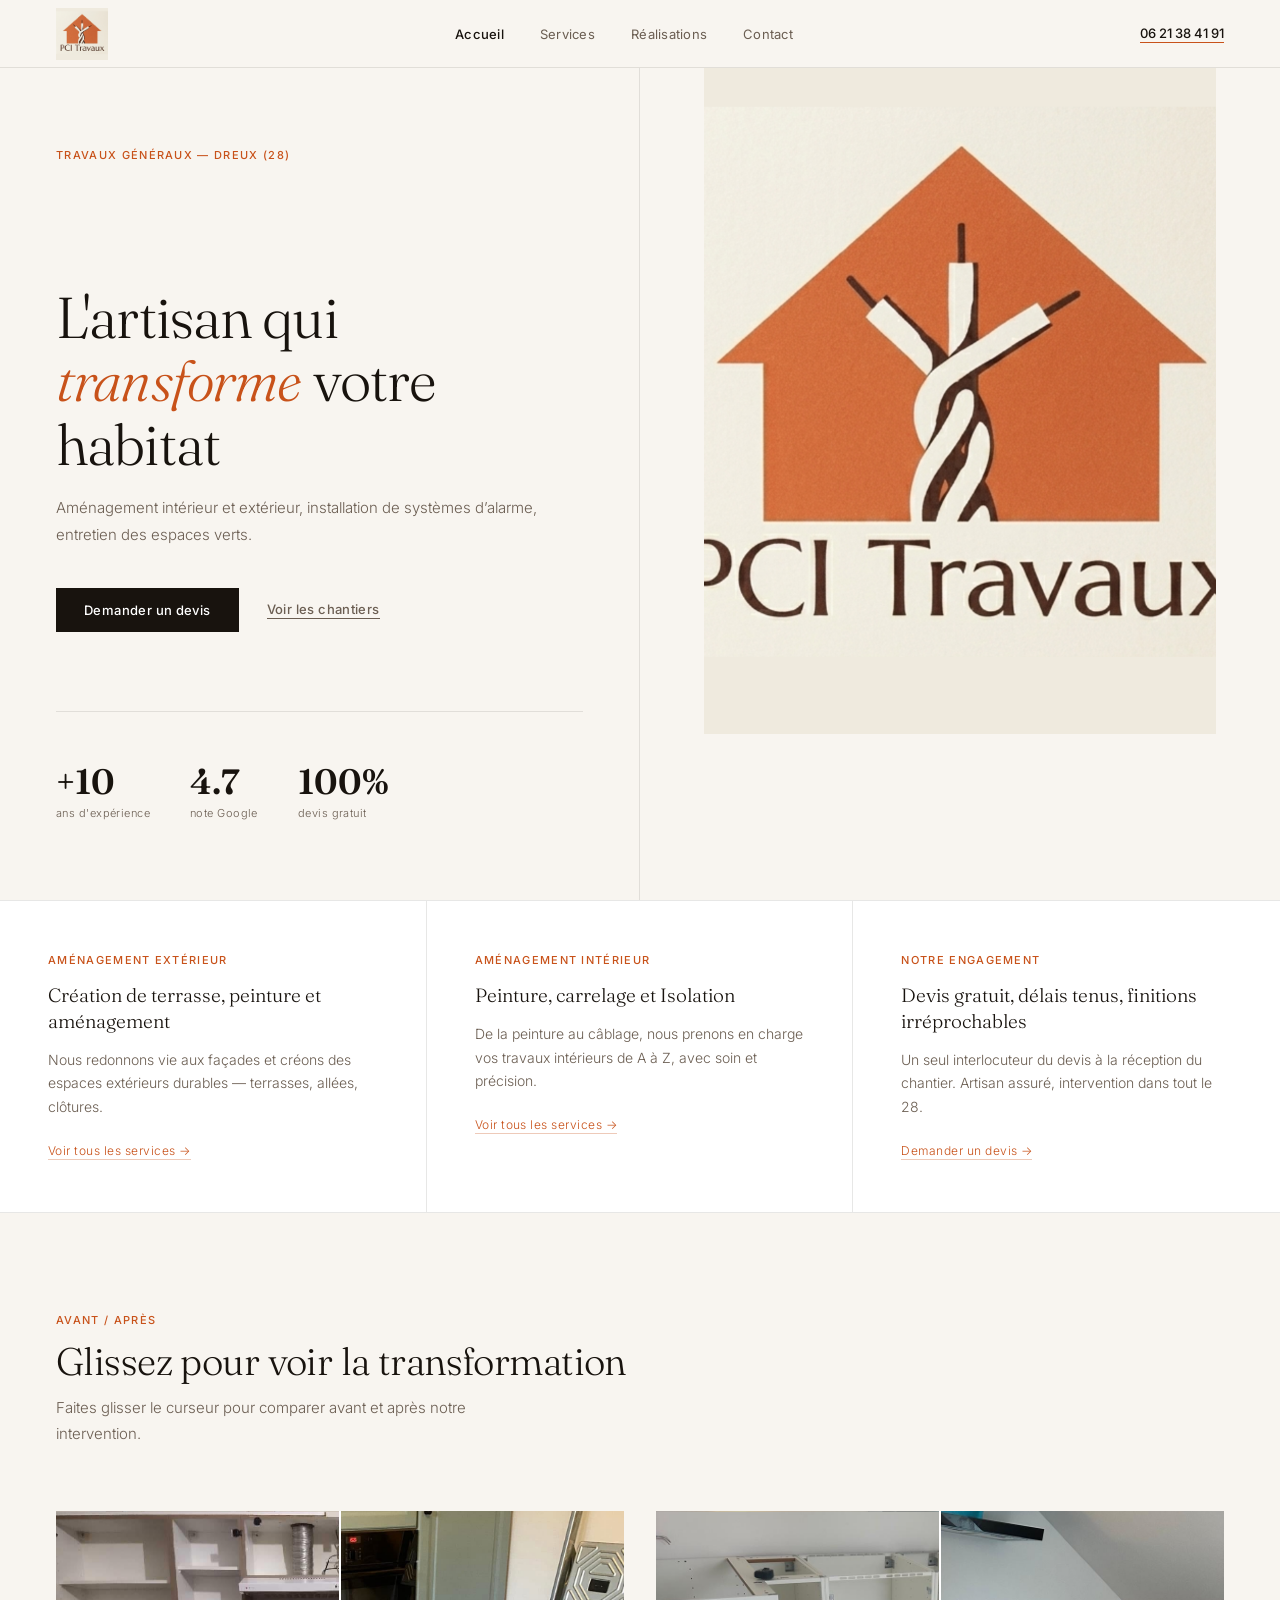
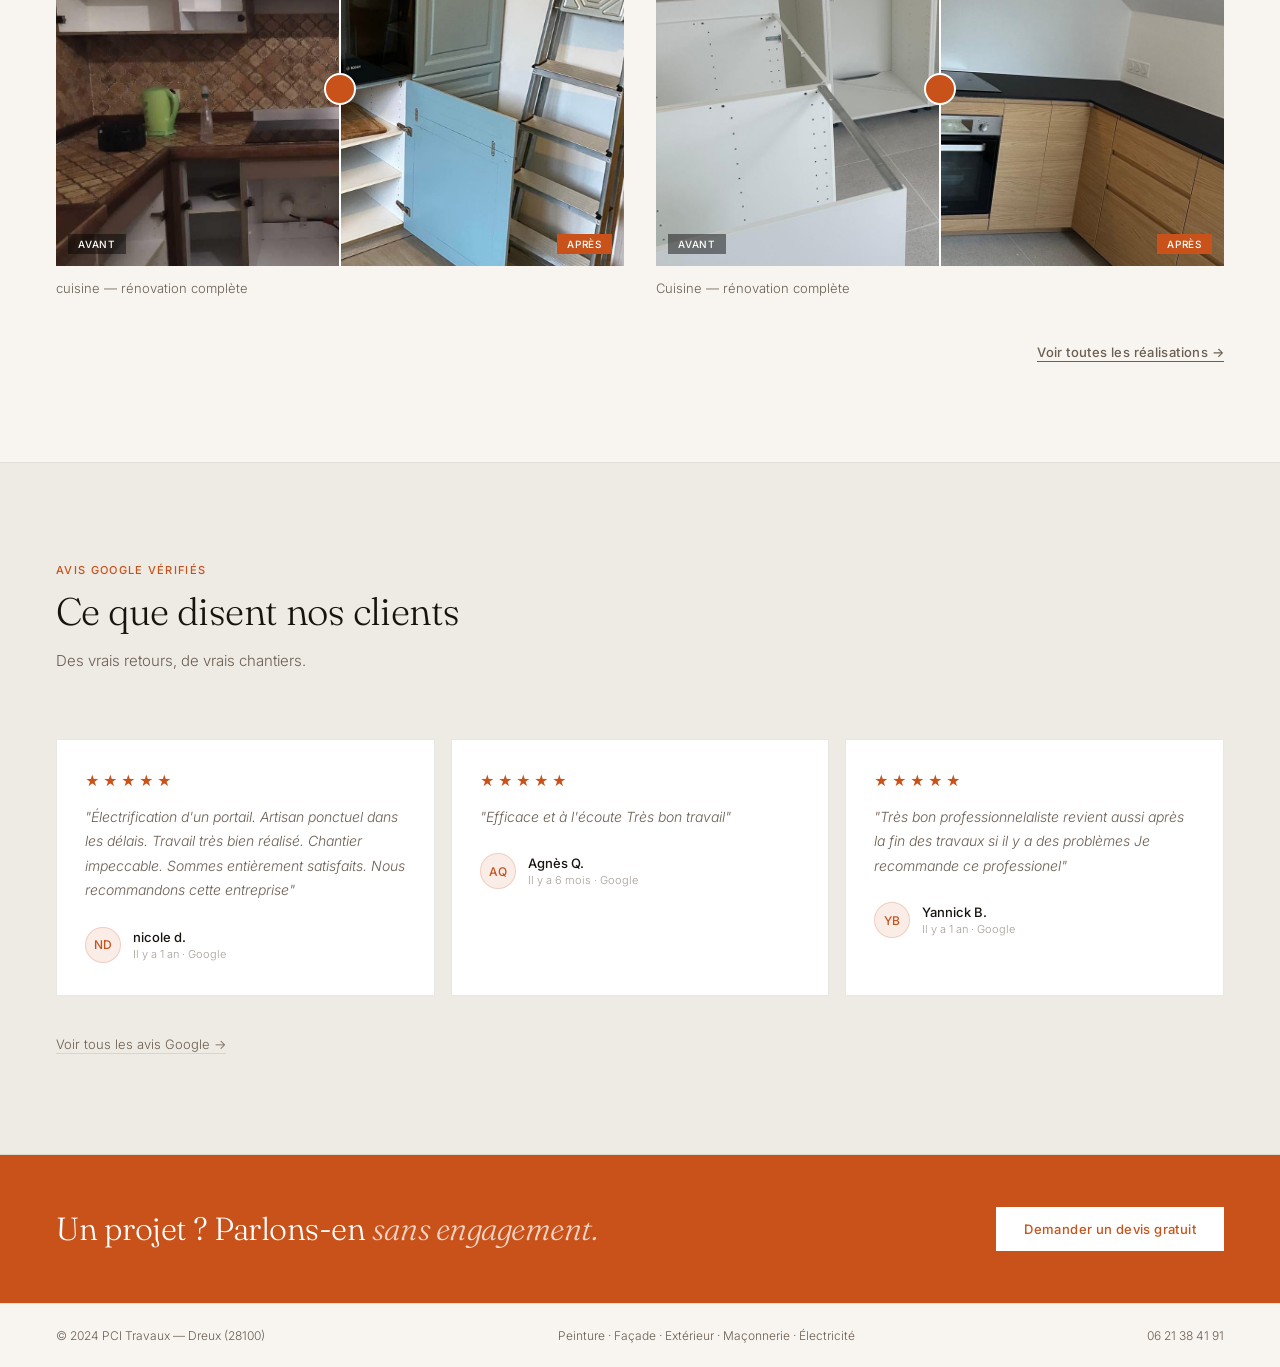
<file: index.html>
<!DOCTYPE html>
<html lang="fr">
<head>
<meta charset="UTF-8">
<meta name="viewport" content="width=device-width, initial-scale=1.0">
<title>PCI Travaux — Peinture, Façade, Aménagement à Dreux</title>
<link rel="stylesheet" href="style.css">
<style>

/* ── NAV LOGO IMAGE ── */
nav .logo {
  height: var(--nav-h);
  padding: 10px 0;
  display: flex;
  align-items: center;
}
nav .logo img {
  height: 120%;
  width: auto;
  display: block;
  object-fit: contain;
}

/* ── HERO ── */
.hero {
  display: grid;
  grid-template-columns: 1fr 1fr;
  min-height: calc(100vh - var(--nav-h));
}
.hero-left {
  padding: 80px 56px;
  display: flex;
  flex-direction: column;
  justify-content: space-between;
  border-right: 1px solid var(--line);
}
.hero-left h1 { margin: 2rem 0 1.2rem; }
.hero-left .lead { margin-bottom: 2.5rem; }
.hero-actions { display: flex; align-items: center; gap: 28px; }
.hero-stats {
  display: flex;
  gap: 40px;
  padding-top: 3rem;
  border-top: 1px solid var(--line);
}
.stat-num {
  display: block;
  font-family: 'Fraunces', serif;
  font-size: 2.2rem;
  font-weight: 600;
  color: var(--dark);
}
.stat-lbl {
  display: block;
  font-size: 11px;
  color: var(--mid);
  letter-spacing: .04em;
  margin-top: 3px;
}
.hero-right { position: relative; overflow: hidden; }
.hero-right img { width: 100%; height: 100%; object-fit: cover; display: block; }
.hero-caption {
  position: absolute;
  bottom: 28px; left: 28px;
  background: rgba(248,245,240,0.93);
  backdrop-filter: blur(6px);
  padding: 14px 18px;
  border: 1px solid var(--line);
}
.hero-caption strong { display: block; font-size: 14px; font-weight: 500; margin-bottom: 2px; }
.hero-caption span { font-size: 12px; color: var(--mid); }

/* ── INTRO CLAIRE — 3 colonnes ── */
.intro-band {
  display: grid;
  grid-template-columns: 1fr 1fr 1fr;
  border-top: 1px solid var(--line);
  border-bottom: 1px solid var(--line);
  background: #fff;
}
.intro-col {
  padding: 52px 48px;
  border-right: 1px solid var(--line);
}
.intro-col:last-child { border-right: none; }
.intro-col .eyebrow { margin-bottom: 1rem; }
.intro-col h3 {
  font-family: 'Fraunces', serif;
  font-size: 1.2rem;
  font-weight: 300;
  color: var(--dark);
  margin-bottom: .8rem;
  line-height: 1.35;
}
.intro-col p {
  font-size: 14px;
  color: var(--mid);
  line-height: 1.7;
}
.intro-col a {
  display: inline-block;
  margin-top: 1.5rem;
  font-size: 12px;
  color: var(--o);
  text-decoration: none;
  letter-spacing: .04em;
  border-bottom: 1px solid rgba(200,82,26,.3);
  padding-bottom: 1px;
  transition: border-color .15s;
}
.intro-col a:hover { border-color: var(--o); }

/* ── AVANT/APRÈS ── */
.ba-section {
  padding: 100px 56px;
  border-bottom: 1px solid var(--line);
  background: var(--bg);
}
.ba-section h2 { margin: .8rem 0 .8rem; }
.ba-section .lead { margin-bottom: 4rem; max-width: 480px; }

.ba-grid {
  display: grid;
  grid-template-columns: 1fr 1fr;
  gap: 32px;
}
.ba-wrap {
  position: relative;
  aspect-ratio: 16/10;
  overflow: hidden;
  cursor: col-resize;
  user-select: none;
}
.ba-before, .ba-after { position: absolute; inset: 0; }
.ba-after { clip-path: inset(0 50% 0 0); }
.ba-before img, .ba-after img {
  width: 100%; height: 100%;
  object-fit: cover;
  display: block;
  pointer-events: none;
}
.ba-handle {
  position: absolute; top: 0; bottom: 0;
  width: 2px; background: #fff;
  left: 50%; transform: translateX(-50%); z-index: 4;
}
.ba-handle::after {
  content: '';
  position: absolute; top: 50%; left: 50%;
  transform: translate(-50%, -50%);
  width: 32px; height: 32px;
  border-radius: 50%;
  background: var(--o); border: 2px solid #fff;
}
.ba-lbl {
  position: absolute; bottom: 12px;
  font-size: 10px; font-weight: 500;
  letter-spacing: .08em; text-transform: uppercase;
  padding: 4px 10px; color: #fff; z-index: 5;
}
.ba-lbl.b { left: 12px; background: rgba(0,0,0,.45); }
.ba-lbl.a { right: 12px; background: var(--o); }
.ba-title { margin-top: 14px; font-size: 13px; color: var(--mid); }
.ba-footer { margin-top: 3rem; display: flex; justify-content: flex-end; }

/* ── AVIS — fond pierre claire ── */
.reviews-section {
  background: #EEEAE4;
  padding: 100px 56px;
  border-bottom: 1px solid var(--line);
}
.reviews-section .eyebrow { color: var(--o); }
.reviews-section h2 { color: var(--dark); margin: .8rem 0 1rem; }
.reviews-section .lead { color: var(--mid); margin-bottom: 4rem; }

.r-grid {
  display: grid;
  grid-template-columns: repeat(3, 1fr);
  gap: 16px;
}
.r-card {
  background: #fff;
  padding: 32px 28px;
  border: 1px solid var(--line);
}
.r-stars { color: var(--o); font-size: 14px; letter-spacing: 3px; margin-bottom: 16px; }
.r-text {
  font-size: 14px;
  color: var(--mid);
  line-height: 1.75;
  font-style: italic;
  margin-bottom: 24px;
}
.r-author { display: flex; align-items: center; gap: 12px; }
.r-av {
  width: 36px; height: 36px;
  border-radius: 50%;
  background: rgba(200,82,26,.1);
  font-size: 12px; font-weight: 500;
  color: var(--o);
  display: flex; align-items: center; justify-content: center;
  flex-shrink: 0;
  border: 1px solid rgba(200,82,26,.2);
}
.r-name { font-size: 13px; font-weight: 500; color: var(--dark); }
.r-date { font-size: 11px; color: var(--mid); margin-top: 2px; opacity: .6; }
.r-more {
  display: inline-flex;
  align-items: center;
  gap: 6px;
  margin-top: 2.5rem;
  font-size: 13px;
  color: var(--mid);
  text-decoration: none;
  border-bottom: 1px solid var(--line);
  padding-bottom: 1px;
  transition: color .15s;
}
.r-more:hover { color: var(--dark); }

/* ── CTA ── */
.cta-band {
  display: flex;
  align-items: center;
  justify-content: space-between;
  padding: 52px 56px;
  background: var(--o);
}
.cta-band h2 {
  font-size: clamp(1.4rem, 2.5vw, 2rem);
  color: #fff;
}
.cta-band h2 span {
  font-style: italic;
  opacity: .75;
}
.btn-cta {
  display: inline-block;
  padding: 14px 28px;
  background: #fff;
  color: var(--o);
  font-size: 13px;
  font-weight: 500;
  letter-spacing: .03em;
  text-decoration: none;
  transition: background .2s, color .2s;
  white-space: nowrap;
  flex-shrink: 0;
}
.btn-cta:hover { background: var(--dark); color: #fff; }

/* ── RESPONSIVE ── */
@media (max-width: 900px) {
  .hero { grid-template-columns: 1fr; }
  .hero-left { padding: 48px 20px; border-right: none; }
  .hero-right { height: 260px; }
  .intro-band { grid-template-columns: 1fr; }
  .intro-col { padding: 36px 20px; border-right: none; border-bottom: 1px solid var(--line); }
  .ba-section, .reviews-section { padding: 60px 20px; }
  .ba-grid { grid-template-columns: 1fr; gap: 40px; }
  .r-grid { grid-template-columns: 1fr; }
  .cta-band { flex-direction: column; gap: 24px; text-align: center; padding: 40px 20px; }
}
</style>
</head>
<body>

<nav>
  <a href="index.html" class="logo">
    <img src="/img/logo pci.png" alt="PCI Travaux">
  </a>
  <ul class="nav-links">
    <li><a href="index.html" class="active">Accueil</a></li>
    <li><a href="services.html">Services</a></li>
    <li><a href="realisations.html">Réalisations</a></li>
    <li><a href="contact.html">Contact</a></li>
  </ul>
  <a href="tel:0621384191" class="nav-tel">06 21 38 41 91</a>
</nav>

<!-- HERO -->
<section class="hero">
  <div class="hero-left">
    <span class="eyebrow">Travaux généraux — Dreux (28)</span>
    <div>
      <h1>L'artisan qui <i>transforme</i> votre habitat</h1>
      <p class="lead">Aménagement intérieur et extérieur, installation de systèmes d’alarme, entretien des espaces verts.</p>
      <div class="hero-actions">
        <a href="contact.html" class="btn btn-dark">Demander un devis</a>
        <a href="realisations.html" class="btn btn-ghost">Voir les chantiers</a>
      </div>
    </div>
    <div class="hero-stats">
      <div><span class="stat-num">+10</span><span class="stat-lbl">ans d'expérience</span></div>
      <div><span class="stat-num">4.7</span><span class="stat-lbl">note Google</span></div>
      <div><span class="stat-num">100%</span><span class="stat-lbl">devis gratuit</span></div>
    </div>
  </div>
  <div class="hero-right">
    <img src="/img/logo pci.png" alt="Terrassement PCI Travaux" style="width: 80%; height: 80%; object-fit: cover; text-align: center; margin: 0 auto; display: block;">
  </div>
</section>

<!-- INTRO CLAIRE — 3 colonnes -->
<div class="intro-band">
  <div class="intro-col">
    <div class="eyebrow">Aménagement extérieur</div>
    <h3>Création de terrasse, peinture et aménagement</h3>
    <p>Nous redonnons vie aux façades et créons des espaces extérieurs durables — terrasses, allées, clôtures.</p>
    <a href="services.html">Voir tous les services →</a>
  </div>
  <div class="intro-col">
    <div class="eyebrow">Aménagement intérieur</div>
    <h3>Peinture, carrelage et Isolation </h3>
    <p>De la peinture au câblage, nous prenons en charge vos travaux intérieurs de A à Z, avec soin et précision.</p>
    <a href="services.html">Voir tous les services →</a>
  </div>
  <div class="intro-col">
    <div class="eyebrow">Notre engagement</div>
    <h3>Devis gratuit, délais tenus, finitions irréprochables</h3>
    <p>Un seul interlocuteur du devis à la réception du chantier. Artisan assuré, intervention dans tout le 28.</p>
    <a href="contact.html">Demander un devis →</a>
  </div>
</div>

<!-- AVANT/APRÈS -->
<section class="ba-section">
  <div class="eyebrow">Avant / après</div>
  <h2>Glissez pour voir la transformation</h2>
  <p class="lead">Faites glisser le curseur pour comparer avant et après notre intervention.</p>

  <div class="ba-grid">
    <div class="ba-block">
      <div class="ba-wrap" id="s1">
        <div class="ba-before"><img src="/img/img_6.JPG" alt="avant"></div>
        <div class="ba-after" id="a1"><img src="/img/img_3.JPG" alt="après"></div>
        <span class="ba-lbl b">Avant</span><span class="ba-lbl a">Après</span>
        <div class="ba-handle" id="h1"></div>
      </div>
      <div class="ba-title">cuisine  — rénovation complète</div>
    </div>

    <div class="ba-block">
      <div class="ba-wrap" id="s2">
        <div class="ba-before"><img src="/img/img_15.JPG" alt="avant"></div>
        <div class="ba-after" id="a2"><img src="/img/img_20.JPG" alt="après"></div>
        <span class="ba-lbl b">Avant</span><span class="ba-lbl a">Après</span>
        <div class="ba-handle" id="h2"></div>
      </div>
      <div class="ba-title">Cuisine  — rénovation complète</div>
    </div>
  </div>

  <div class="ba-footer">
    <a href="realisations.html" class="btn btn-ghost">Voir toutes les réalisations →</a>
  </div>
</section>

<!-- AVIS -->
<section class="reviews-section">
  <div class="eyebrow">Avis Google vérifiés</div>
  <h2>Ce que disent nos clients</h2>
  <p class="lead">Des vrais retours, de vrais chantiers.</p>
  <div class="r-grid">
    <div class="r-card">
      <div class="r-stars">★★★★★</div>
      <p class="r-text">"Électrification d'un portail. Artisan ponctuel dans les délais. Travail très bien réalisé. Chantier impeccable.
Sommes entièrement satisfaits.
Nous recommandons cette entreprise"</p>
      <div class="r-author">
        <div class="r-av">ND</div>
        <div><div class="r-name">nicole d.</div><div class="r-date">Il y a 1 an · Google</div></div>
      </div>
    </div>
    <div class="r-card">
      <div class="r-stars">★★★★★</div>
      <p class="r-text">"Efficace et à l'écoute Très bon travail"</p>
      <div class="r-author">
        <div class="r-av">AQ</div>
        <div><div class="r-name">Agnès Q.</div><div class="r-date">Il y a 6 mois · Google</div></div>
      </div>
    </div>
    <div class="r-card">
      <div class="r-stars">★★★★★</div>
      <p class="r-text">"Très bon professionnelaliste revient aussi après la fin des travaux si il y a des problèmes Je recommande ce professionel"</p>
      <div class="r-author">
        <div class="r-av">YB</div>
        <div><div class="r-name">Yannick B.</div><div class="r-date">Il y a 1 an · Google</div></div>
      </div>
    </div>
  </div>
  <a href="https://www.google.com/search?q=PCI+Travaux+Dreux" target="_blank" class="r-more">Voir tous les avis Google →</a>
</section>

<!-- CTA -->
<div class="cta-band">
  <h2>Un projet ? Parlons-en <span>sans engagement.</span></h2>
  <a href="contact.html" class="btn-cta">Demander un devis gratuit</a>
</div>

<footer>
  <span>© 2024 PCI Travaux — Dreux (28100)</span>
  <span>Peinture · Façade · Extérieur · Maçonnerie · Électricité</span>
  <a href="tel:0621384191">06 21 38 41 91</a>
</footer>

<script>
function initSlider(wrapId, afterId, handleId) {
  const wrap = document.getElementById(wrapId);
  const after = document.getElementById(afterId);
  const handle = document.getElementById(handleId);
  if (!wrap || !after || !handle) return;
  let dragging = false;
  function set(x) {
    const r = wrap.getBoundingClientRect();
    let p = Math.max(2, Math.min(98, (x - r.left) / r.width * 100));
    after.style.clipPath = 'inset(0 ' + (100 - p) + '% 0 0)';
    handle.style.left = p + '%';
  }
  wrap.addEventListener('mousedown', e => { dragging = true; set(e.clientX); });
  wrap.addEventListener('touchstart', e => { dragging = true; set(e.touches[0].clientX); }, { passive: true });
  document.addEventListener('mousemove', e => { if (dragging) set(e.clientX); });
  document.addEventListener('touchmove', e => { if (dragging) set(e.touches[0].clientX); }, { passive: true });
  document.addEventListener('mouseup', () => dragging = false);
  document.addEventListener('touchend', () => dragging = false);
}
initSlider('s1', 'a1', 'h1');
initSlider('s2', 'a2', 'h2');
</script>
</body>
</html>
</file>
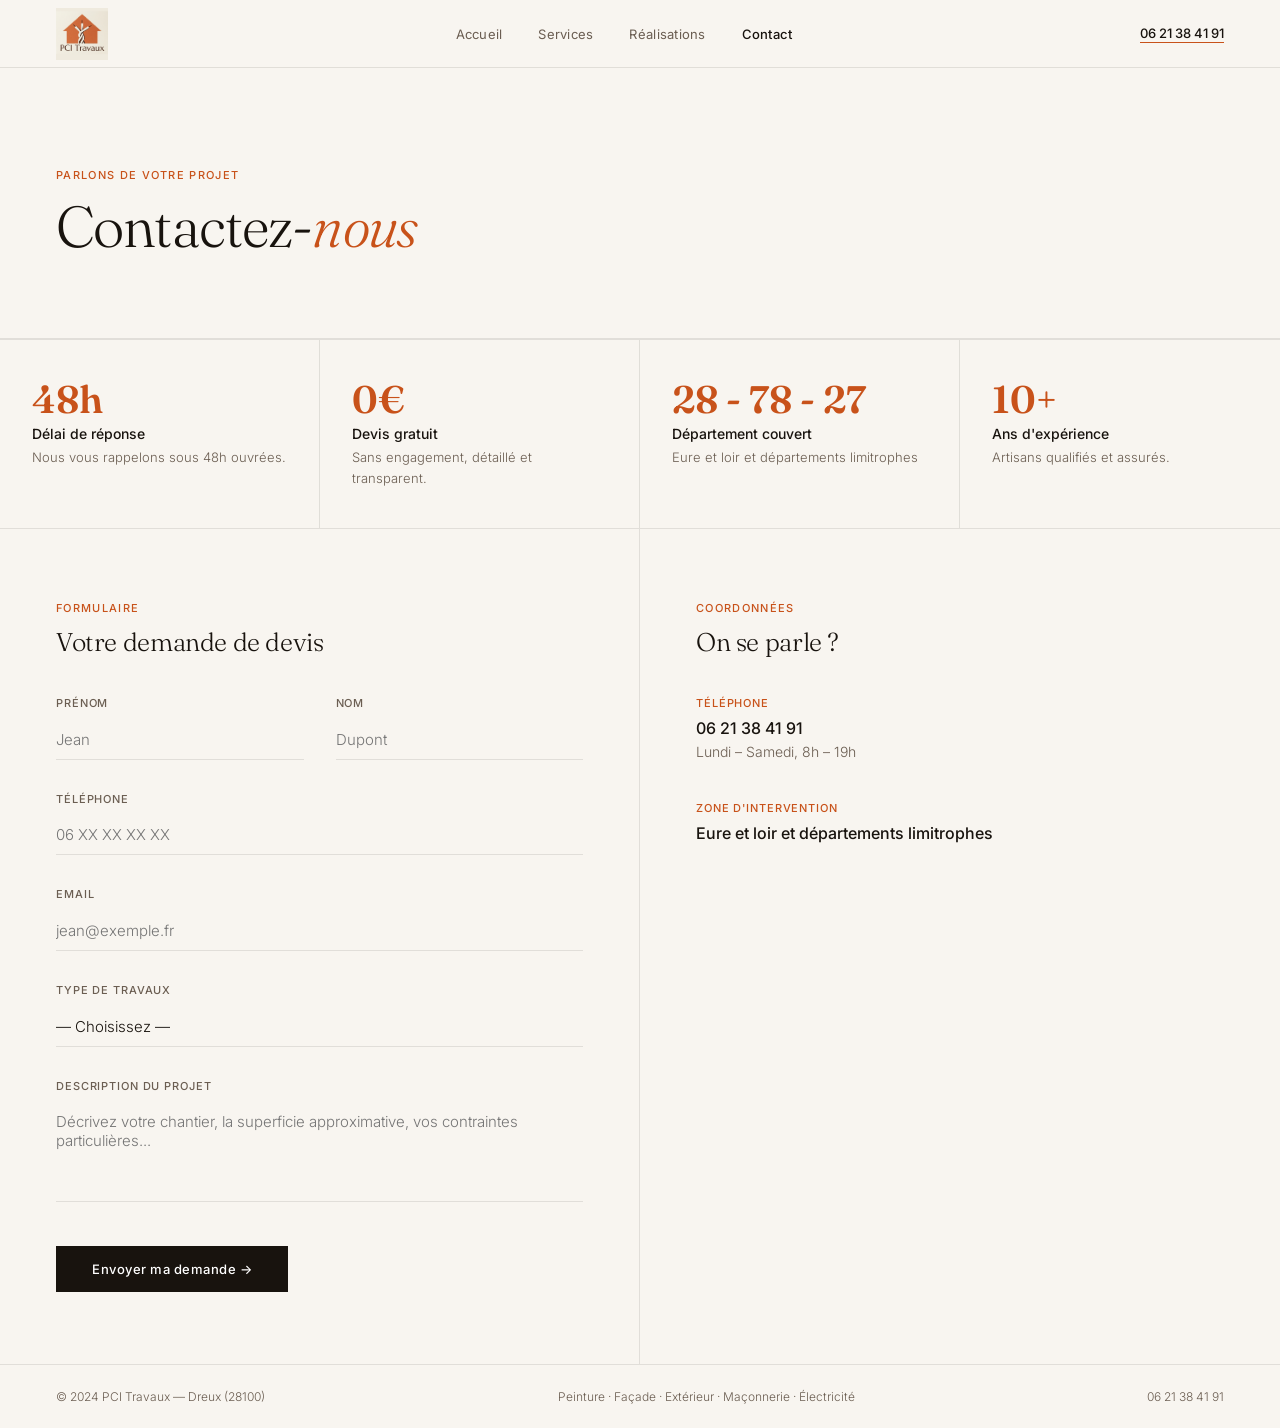
<file: contact.html>
<!DOCTYPE html>
<html lang="fr">
<head>
<meta charset="UTF-8">
<meta name="viewport" content="width=device-width, initial-scale=1.0">
<title>Contact — PCI Travaux Dreux</title>
<link rel="stylesheet" href="style.css">
<style>
 .logo {
  height: var(--nav-h);
  padding: 10px 0;
  display: flex;
  align-items: center;
}
.page-header {
  padding: 100px 56px 80px;
  border-bottom: 1px solid var(--line);
}
.page-header .eyebrow { margin-bottom: .8rem; }
.page-header h1 { max-width: 560px; }

.contact-grid {
  display: grid;
  grid-template-columns: 1fr 1fr;
  border-top: 1px solid var(--line);
  min-height: 70vh;
}

/* FORMULAIRE */
.contact-form-col {
  padding: 72px 56px;
  border-right: 1px solid var(--line);
}
.contact-form-col h2 { font-size: clamp(1.4rem, 2vw, 1.9rem); margin: .6rem 0 2.5rem; }
.f-row { margin-bottom: 2rem; }
.f-row label {
  display: block;
  font-size: 11px; font-weight: 500;
  letter-spacing: .08em; text-transform: uppercase;
  color: var(--mid); margin-bottom: .6rem;
}
.f-row input,
.f-row textarea,
.f-row select {
  width: 100%;
  border: none;
  border-bottom: 1px solid var(--line);
  background: transparent;
  padding: 10px 0;
  font-size: 15px;
  font-family: 'Inter', sans-serif;
  color: var(--dark);
  outline: none;
  font-weight: 300;
  transition: border-color .2s;
  border-radius: 0;
  -webkit-appearance: none;
}
.f-row input:focus,
.f-row textarea:focus,
.f-row select:focus { border-color: var(--o); }
.f-row textarea { height: 100px; resize: none; }
.f-row-double { display: grid; grid-template-columns: 1fr 1fr; gap: 2rem; }
.f-submit {
  background: var(--dark);
  color: #fff;
  border: none;
  padding: 15px 36px;
  font-size: 13px; font-weight: 500;
  letter-spacing: .04em;
  cursor: pointer;
  font-family: 'Inter', sans-serif;
  transition: background .2s;
  margin-top: .5rem;
}
.f-submit:hover { background: var(--o); }

/* INFOS */
.contact-info-col { padding: 72px 56px; }
.contact-info-col h2 { font-size: clamp(1.4rem, 2vw, 1.9rem); margin: .6rem 0 2.5rem; }

.info-block { margin-bottom: 2.5rem; }
.info-block .label {
  font-size: 11px; font-weight: 500;
  letter-spacing: .08em; text-transform: uppercase;
  color: var(--o); margin-bottom: .5rem;
}
.info-block strong {
  display: block;
  font-size: 16px; font-weight: 500;
  color: var(--dark); margin-bottom: .2rem;
}
.info-block span { font-size: 14px; color: var(--mid); }
.info-block a { color: var(--dark); text-decoration: none; font-weight: 500; }
.info-block a:hover { color: var(--o); }

.map-placeholder {
  margin-top: 2.5rem;
  width: 100%;
  aspect-ratio: 4/3;
  background: #ede9e3;
  border: 1px solid var(--line);
  overflow: hidden;
}
.map-placeholder iframe {
  width: 100%;
  height: 100%;
  border: none;
  display: block;
}

/* BANDE RÉASSURANCE */
.reassurance {
  display: grid;
  grid-template-columns: repeat(4, 1fr);
  border-top: 1px solid var(--line);
}
.re-item {
  padding: 40px 32px;
  border-right: 1px solid var(--line);
}
.re-item:last-child { border-right: none; }
.re-num {
  font-family: 'Fraunces', serif;
  font-size: 2.4rem; font-weight: 600;
  color: var(--o); line-height: 1;
  margin-bottom: .4rem;
}
.re-item h3 { font-size: 14px; font-weight: 500; margin-bottom: .3rem; }
.re-item p { font-size: 13px; color: var(--mid); line-height: 1.6; }

@media (max-width: 900px) {
  .page-header { padding: 60px 20px; }
  .contact-grid { grid-template-columns: 1fr; }
  .contact-form-col { padding: 48px 20px; border-right: none; border-bottom: 1px solid var(--line); }
  .contact-info-col { padding: 48px 20px; }
  .f-row-double { grid-template-columns: 1fr; gap: 0; }
  .reassurance { grid-template-columns: 1fr 1fr; }
  .re-item { padding: 28px 20px; }
  .re-item:nth-child(2n) { border-right: none; }
  .re-item:nth-child(1),
  .re-item:nth-child(2) { border-bottom: 1px solid var(--line); }
}
</style>
</head>
<body>

<nav>
  <a href="index.html" class="logo">
    <img src="/img/logo pci.png" alt="PCI Travaux">
  </a>
  <ul class="nav-links">
    <li><a href="index.html">Accueil</a></li>
    <li><a href="services.html">Services</a></li>
    <li><a href="realisations.html">Réalisations</a></li>
    <li><a href="contact.html" class="active">Contact</a></li>
  </ul>
  <a href="tel:0621384191" class="nav-tel">06 21 38 41 91</a>
</nav>

<div class="page-header">
  <div class="eyebrow">Parlons de votre projet</div>
  <h1>Contactez-<i>nous</i></h1>
</div>

<!-- BANDE RÉASSURANCE -->
<div class="reassurance">
  <div class="re-item">
    <div class="re-num">48h</div>
    <h3>Délai de réponse</h3>
    <p>Nous vous rappelons sous 48h ouvrées.</p>
  </div>
  <div class="re-item">
    <div class="re-num">0€</div>
    <h3>Devis gratuit</h3>
    <p>Sans engagement, détaillé et transparent.</p>
  </div>
  <div class="re-item">
    <div class="re-num">28 - 78 - 27</div>
    <h3>Département couvert</h3>
    <p>Eure et loir et départements limitrophes</p>
  </div>
  <div class="re-item">
    <div class="re-num">10+</div>
    <h3>Ans d'expérience</h3>
    <p>Artisans qualifiés et assurés.</p>
  </div>
</div>

<div class="contact-grid">

  <!-- FORMULAIRE -->
  <div class="contact-form-col">
    <div class="eyebrow">Formulaire</div>
    <h2>Votre demande de devis</h2>
    <form action="https://formsubmit.co/pcitravaux28@gmail.com" method="POST">
      <div class="f-row-double">
        <div class="f-row">
          <label>Prénom</label>
          <input type="text" name="prenom" placeholder="Jean" required>
        </div>
        <div class="f-row">
          <label>Nom</label>
          <input type="text" name="nom" placeholder="Dupont" required>
        </div>
      </div>
      <div class="f-row">
        <label>Téléphone</label>
        <input type="tel" name="telephone" placeholder="06 XX XX XX XX">
      </div>
      <div class="f-row">
        <label>Email</label>
        <input type="email" name="email" placeholder="jean@exemple.fr" required>
      </div>
      <div class="f-row">
        <label>Type de travaux</label>
        <select name="type_travaux">
          <option value="">— Choisissez —</option>
          <option>Peinture intérieure</option>
          <option>Peinture extérieure</option>
          <option>Ravalement de façade</option>
          <option>Aménagement extérieur</option>
          <option>Maçonnerie</option>
          <option>Électricité générale</option>
          <option>Câblage informatique</option>
          <option>Autre</option>
        </select>
      </div>
      <div class="f-row">
        <label>Description du projet</label>
        <textarea name="message" placeholder="Décrivez votre chantier, la superficie approximative, vos contraintes particulières..." required></textarea>
      </div>

      <!-- Options FormSubmit -->
      <input type="hidden" name="_subject" value="Nouvelle demande de devis - PCI Travaux">
      <input type="hidden" name="_captcha" value="false">
      <input type="hidden" name="_template" value="table">
      <!-- honeypot anti-spam, ne pas renommer -->
      <input type="text" name="_honey" style="display:none">

      <button type="submit" class="f-submit">Envoyer ma demande →</button>
    </form>
  </div>

  <!-- INFOS CONTACT -->
  <div class="contact-info-col">
    <div class="eyebrow">Coordonnées</div>
    <h2>On se parle ?</h2>

    <div class="info-block">
      <div class="label">Téléphone</div>
      <strong><a href="tel:0621384191">06 21 38 41 91</a></strong>
      <span>Lundi – Samedi, 8h – 19h</span>
    </div>

    

    <div class="info-block">
      <div class="label">Zone d'intervention</div>
      <strong>Eure et loir et départements limitrophes</strong>
    </div>

    
  </div>

</div>

<footer>
  <span>© 2024 PCI Travaux — Dreux (28100)</span>
  <span>Peinture · Façade · Extérieur · Maçonnerie · Électricité</span>
  <a href="tel:0621384191">06 21 38 41 91</a>
</footer>

</body>
</html>
</file>
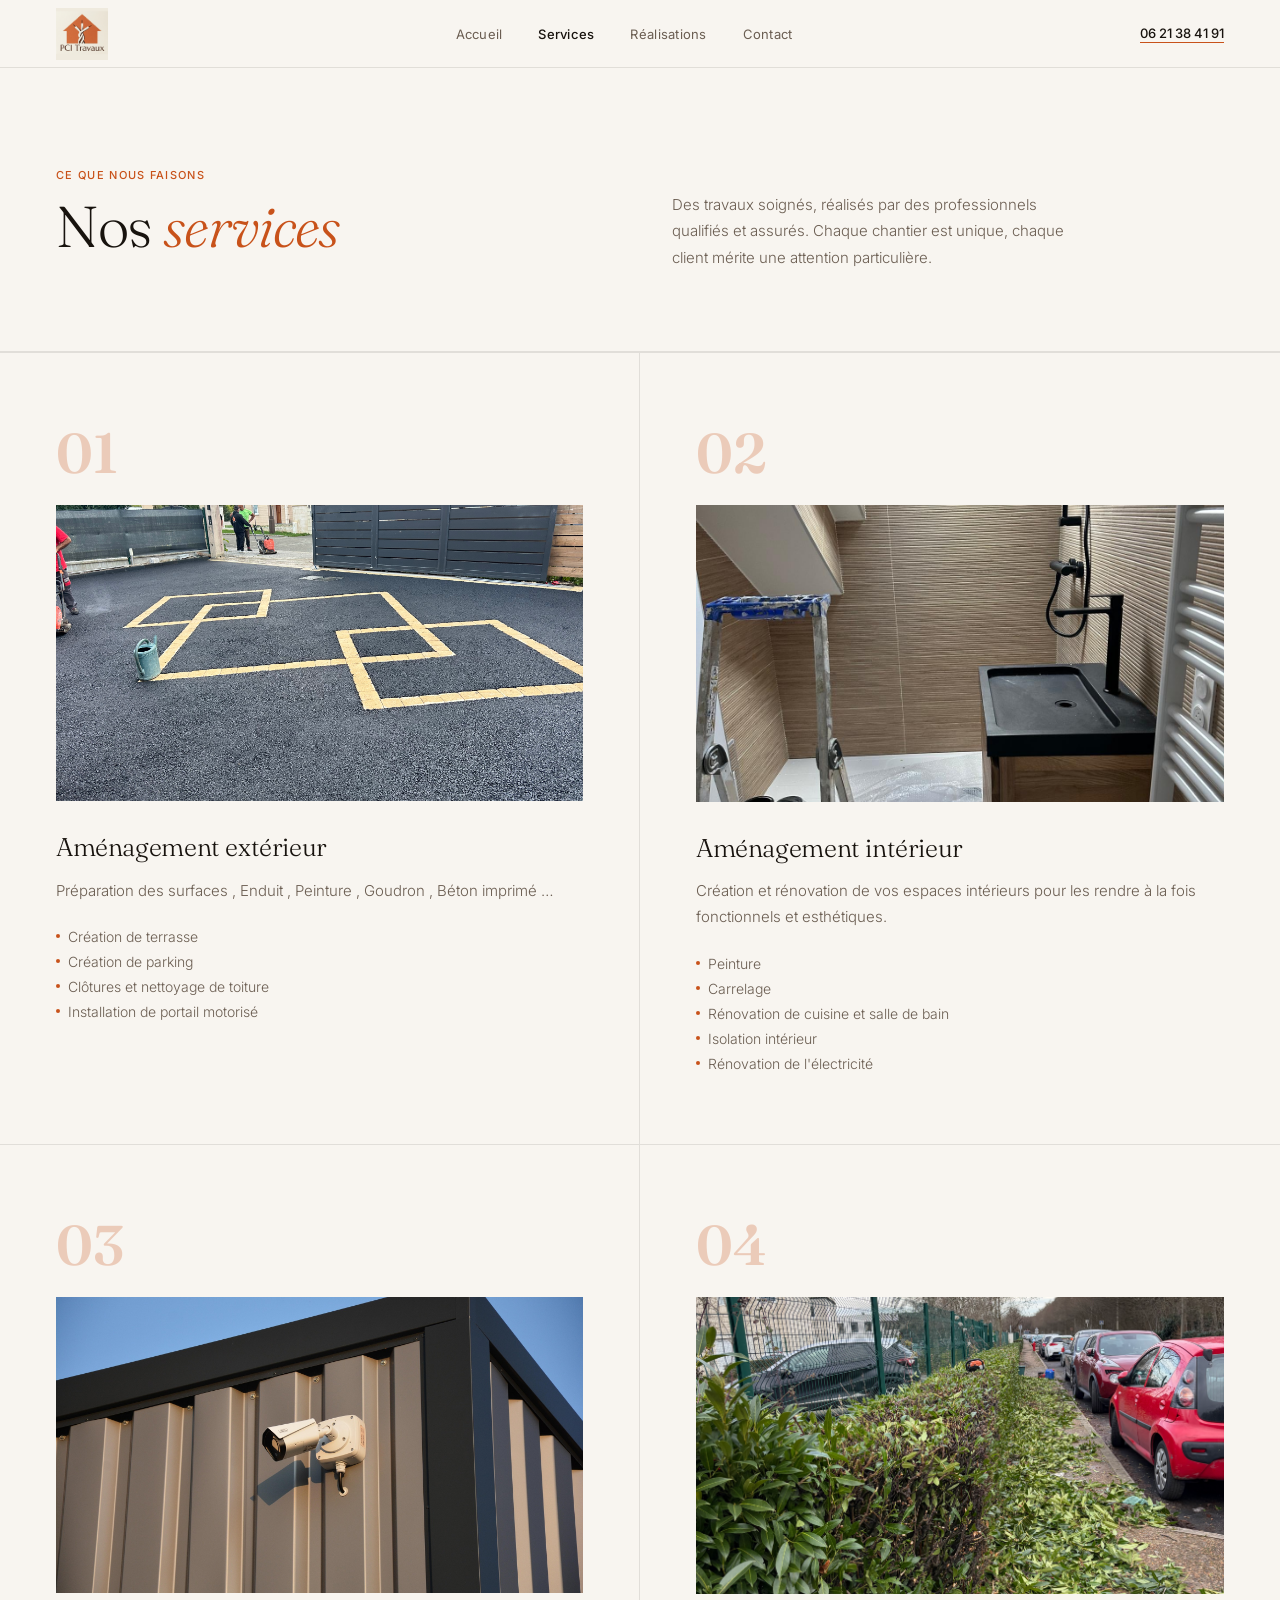
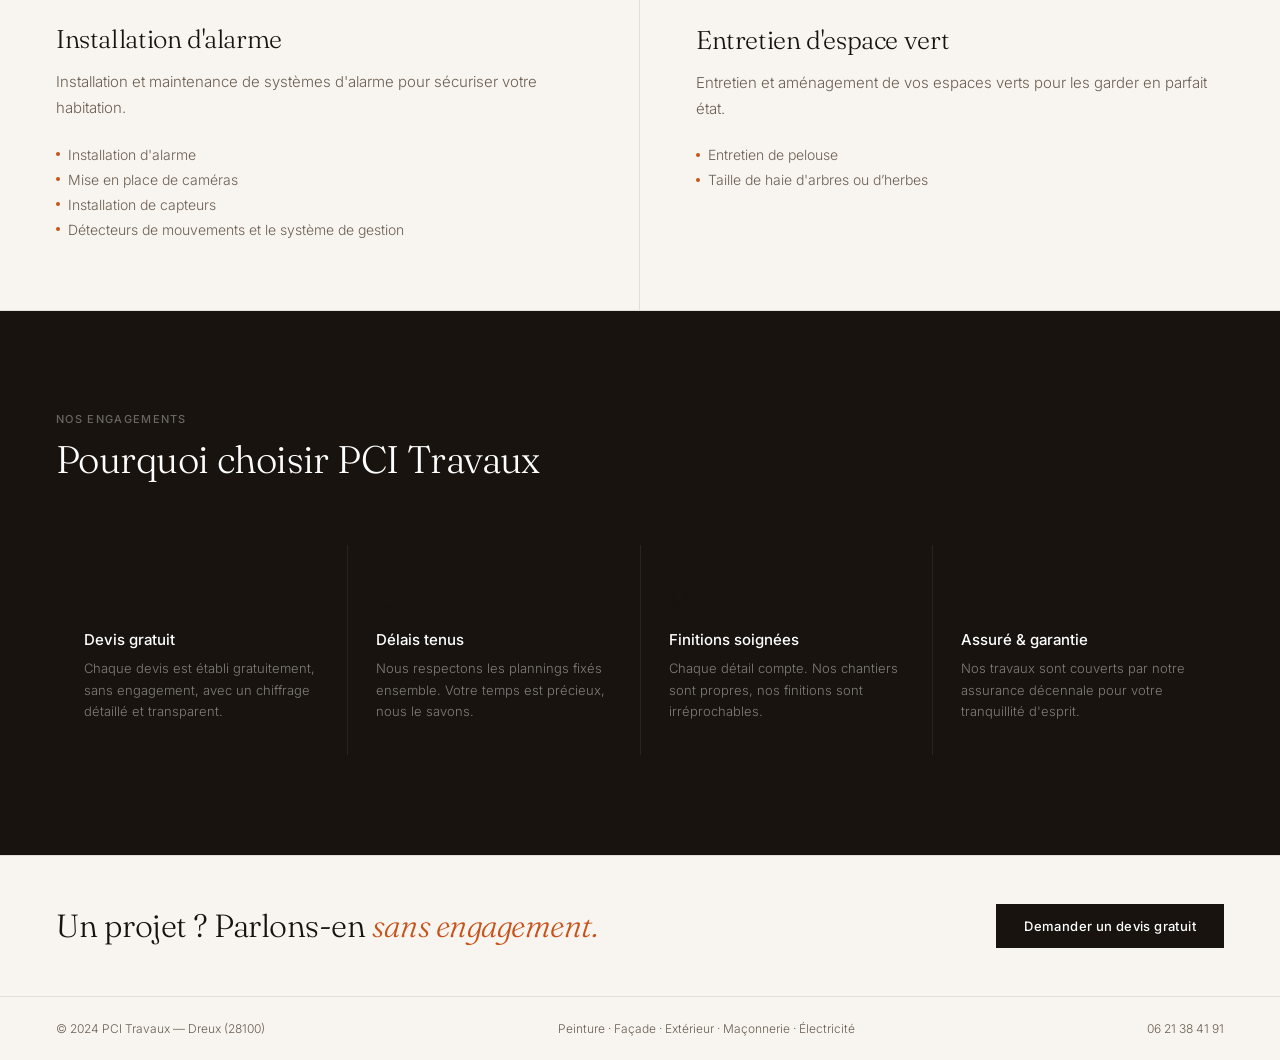
<file: services.html>
<!DOCTYPE html>
<html lang="fr">
<head>
<meta charset="UTF-8">
<meta name="viewport" content="width=device-width, initial-scale=1.0">
<title>Nos services — PCI Travaux Dreux</title>
<link rel="stylesheet" href="style.css">
<style>

.page-header {
  padding: 100px 56px 80px;
  border-bottom: 1px solid var(--line);
  display: grid;
  grid-template-columns: 1fr 1fr;
  gap: 4rem;
  align-items: end;
}
.page-header h1 { margin: .8rem 0; }
.page-header .lead { max-width: 400px; }

.services-block {
  display: grid;
  grid-template-columns: 1fr 1fr;
  border-top: 1px solid var(--line);
}
.service-detail {
  padding: 72px 56px;
  border-right: 1px solid var(--line);
  border-bottom: 1px solid var(--line);
}
.service-detail:nth-child(2n) { border-right: none; }
.service-num {
  font-family: 'Fraunces', serif;
  font-size: 3.5rem;
  font-weight: 600;
  color: var(--o);
  opacity: .25;
  line-height: 1;
  margin-bottom: 1.5rem;
}
.service-detail h2 {
  font-size: clamp(1.3rem, 2vw, 1.7rem);
  margin-bottom: 1rem;
}
.service-detail p {
  font-size: 15px;
  color: var(--mid);
  line-height: 1.75;
  margin-bottom: 1.5rem;
}
.service-detail ul {
  list-style: none;
  display: flex;
  flex-direction: column;
  gap: .5rem;
}
.service-detail ul li {
  font-size: 14px;
  color: var(--mid);
  display: flex;
  align-items: center;
  gap: 8px;
}
.service-detail ul li::before {
  content: '';
  width: 4px; height: 4px;
  background: var(--o);
  border-radius: 50%;
  flex-shrink: 0;
}
.service-img {
  width: 100%;
  aspect-ratio: 16/9;
  object-fit: cover;
  display: block;
  margin-bottom: 2rem;
}

.engagements {
  padding: 100px 56px;
  border-top: 1px solid var(--line);
  background: var(--dark);
}
.engagements .eyebrow { color: rgba(255,255,255,.35); }
.engagements h2 { color: #fff; margin: .8rem 0 4rem; }
.eng-grid {
  display: grid;
  grid-template-columns: repeat(4, 1fr);
  gap: 1px;
  background: rgba(255,255,255,.07);
}
.eng-card { background: var(--dark); padding: 32px 28px; }
.eng-icon {
  font-size: 28px;
  margin-bottom: 1.2rem;
  display: block;
}
.eng-card h3 { color: #fff; font-size: 15px; font-weight: 500; margin-bottom: .6rem; }
.eng-card p { font-size: 13px; color: rgba(255,255,255,.45); line-height: 1.65; }

.cta-band {
  display: flex;
  align-items: center;
  justify-content: space-between;
  padding: 48px 56px;
  border-top: 1px solid var(--line);
}
.cta-band h2 { font-size: clamp(1.4rem, 2.5vw, 2rem); }
.cta-band h2 span { color: var(--o); font-style: italic; }

@media (max-width: 900px) {
  .page-header { grid-template-columns: 1fr; padding: 60px 20px; gap: 1.5rem; }
  .services-block { grid-template-columns: 1fr; }
  .service-detail { padding: 48px 20px; border-right: none; }
  .engagements { padding: 60px 20px; }
  .eng-grid { grid-template-columns: 1fr 1fr; }
  .cta-band { flex-direction: column; gap: 24px; text-align: center; padding: 40px 20px; }
}
</style>
</head>
<body>

<nav>
  <a href="index.html" class="logo">
    <img src="/img/logo pci.png" alt="PCI Travaux">
  </a>
  <ul class="nav-links">
    <li><a href="index.html">Accueil</a></li>
    <li><a href="services.html" class="active">Services</a></li>
    <li><a href="realisations.html">Réalisations</a></li>
    <li><a href="contact.html">Contact</a></li>
  </ul>
  <a href="tel:0621384191" class="nav-tel">06 21 38 41 91</a>
</nav>

<div class="page-header">
  <div>
    <div class="eyebrow">Ce que nous faisons</div>
    <h1>Nos <i>services</i></h1>
  </div>
  <p class="lead">Des travaux soignés, réalisés par des professionnels qualifiés et assurés. Chaque chantier est unique, chaque client mérite une attention particulière.</p>
</div>

<div class="services-block">

  <div class="service-detail">
    <div class="service-num">01</div>
    <img class="service-img" src="img/img_9.jpeg" alt="Aménagement extérieur">
    <h2>Aménagement extérieur</h2>
    <p> Préparation des surfaces , Enduit , Peinture , Goudron , Béton imprimé … </p>
    <ul>
      <li>Création de terrasse</li>
      <li>Création de parking</li>
      <li>Clôtures et nettoyage de toiture</li>
      <li>Installation de portail motorisé</li>
    </ul>
  </div>

  <div class="service-detail">
    <div class="service-num">02</div>
    <img class="service-img" src="img/img_17.JPG" alt="Ravalement de façade">
    <h2>Aménagement intérieur</h2>
    <p>Création et rénovation de vos espaces intérieurs pour les rendre à la fois fonctionnels et esthétiques.</p>
    <ul>
      <li>Peinture</li>
      <li>Carrelage</li>
      <li>Rénovation de cuisine et salle de bain</li>
      <li>Isolation intérieur</li>
      <li>Rénovation de l'électricité </li>  
    </ul>
  </div>

  <div class="service-detail">
    <div class="service-num">03</div>
    <img class="service-img" src="img/cam.jpg" alt="cam extérieur">
    <h2>Installation d'alarme</h2>
    <p>Installation et maintenance de systèmes d'alarme pour sécuriser votre habitation.</p>
    <ul>
      <li>Installation d'alarme</li>
      <li>Mise en place de caméras</li>
      <li>Installation de capteurs</li>
      <li>Détecteurs de mouvements et le système de gestion</li>
    </ul>
  </div>

  <div class="service-detail">
    <div class="service-num">04</div>
    <img class="service-img" src="img/vert.jpeg" alt="Entretien d'espace vert">
    <h2>Entretien d'espace vert </h2>
    <p>Entretien et aménagement de vos espaces verts pour les garder en parfait état.</p>
    <ul>
      <li>Entretien de pelouse</li>
      <li>Taille de haie d'arbres ou d’herbes</li>
    </ul>
  </div>
  

</div>

<!-- ENGAGEMENTS -->
<section class="engagements">
  <div class="eyebrow">Nos engagements</div>
  <h2>Pourquoi choisir PCI Travaux</h2>
  <div class="eng-grid">
    <div class="eng-card">
      <span class="eng-icon">✓</span>
      <h3>Devis gratuit</h3>
      <p>Chaque devis est établi gratuitement, sans engagement, avec un chiffrage détaillé et transparent.</p>
    </div>
    <div class="eng-card">
      <span class="eng-icon">◷</span>
      <h3>Délais tenus</h3>
      <p>Nous respectons les plannings fixés ensemble. Votre temps est précieux, nous le savons.</p>
    </div>
    <div class="eng-card">
      <span class="eng-icon">◈</span>
      <h3>Finitions soignées</h3>
      <p>Chaque détail compte. Nos chantiers sont propres, nos finitions sont irréprochables.</p>
    </div>
    <div class="eng-card">
      <span class="eng-icon">☂</span>
      <h3>Assuré & garantie</h3>
      <p>Nos travaux sont couverts par notre assurance décennale pour votre tranquillité d'esprit.</p>
    </div>
  </div>
</section>

<div class="cta-band">
  <h2>Un projet ? Parlons-en <span>sans engagement.</span></h2>
  <a href="contact.html" class="btn btn-dark">Demander un devis gratuit</a>
</div>

<footer>
  <span>© 2024 PCI Travaux — Dreux (28100)</span>
  <span>Peinture · Façade · Extérieur · Maçonnerie · Électricité</span>
  <a href="tel:0621384191">06 21 38 41 91</a>
</footer>

</body>
</html>
</file>
<file: style.css>
@import url('https://fonts.googleapis.com/css2?family=Fraunces:ital,wght@0,300;0,600;1,300&family=Inter:wght@300;400;500&display=swap');

*, *::before, *::after { margin: 0; padding: 0; box-sizing: border-box; }

:root {
  --o: #C8521A;
  --o2: #A33E0E;
  --bg: #F8F5F0;
  --dark: #18130E;
  --mid: #6B5E52;
  --line: rgba(24,19,14,0.1);
  --nav-h: 68px;
}

html { scroll-behavior: smooth; }

body {
  font-family: 'Inter', sans-serif;
  background: var(--bg);
  color: var(--dark);
  font-weight: 300;
  overflow-x: hidden;
}

/* ── NAV ── */
nav {
  position: sticky;
  top: 0;
  z-index: 100;
  height: var(--nav-h);
  display: flex;
  align-items: center;
  justify-content: space-between;
  padding: 0 56px;
  background: rgba(248,245,240,0.97);
  backdrop-filter: blur(10px);
  border-bottom: 1px solid var(--line);
}

.logo {
  font-family: 'Fraunces', serif;
  font-weight: 600;
  font-size: 17px;
  color: var(--dark);
  text-decoration: none;
  display: flex;
  align-items: center;
  gap: 10px;
}
/* Ensure logo image fits the nav height and keeps aspect ratio */
.logo img {
  max-height: calc(var(--nav-h) - 16px);
  width: auto;
  display: block;
}
.logo-dot {
  width: 8px; height: 8px;
  background: var(--o);
  border-radius: 50%;
  flex-shrink: 0;
}

.nav-links {
  display: flex;
  gap: 0;
  list-style: none;
}
.nav-links a {
  display: block;
  padding: 8px 18px;
  text-decoration: none;
  color: var(--mid);
  font-size: 13px;
  font-weight: 400;
  letter-spacing: .02em;
  transition: color .15s;
  border-radius: 4px;
}
.nav-links a:hover,
.nav-links a.active {
  color: var(--dark);
}
.nav-links a.active {
  font-weight: 500;
}

.nav-tel {
  font-size: 13px;
  font-weight: 500;
  color: var(--dark);
  text-decoration: none;
  border-bottom: 1px solid var(--o);
  padding-bottom: 1px;
  transition: color .15s;
}
.nav-tel:hover { color: var(--o); }

/* ── TYPO HELPERS ── */
.eyebrow {
  font-size: 11px;
  font-weight: 500;
  letter-spacing: .12em;
  text-transform: uppercase;
  color: var(--o);
  margin-bottom: .8rem;
}

h1, h2 {
  font-family: 'Fraunces', serif;
  font-weight: 300;
  letter-spacing: -.015em;
  line-height: 1.1;
}
h1 { font-size: clamp(2.6rem, 4.5vw, 4rem); }
h2 { font-size: clamp(1.8rem, 3vw, 2.6rem); }
h1 i, h2 i { font-style: italic; color: var(--o); }

p.lead {
  font-size: 15px;
  color: var(--mid);
  line-height: 1.75;
  max-width: 520px;
}

/* ── BUTTONS ── */
.btn {
  display: inline-block;
  padding: 14px 28px;
  font-size: 13px;
  font-weight: 500;
  letter-spacing: .03em;
  text-decoration: none;
  transition: background .2s, color .2s;
  cursor: pointer;
  border: none;
  font-family: 'Inter', sans-serif;
}
.btn-dark { background: var(--dark); color: #fff; }
.btn-dark:hover { background: var(--o); }
.btn-ghost {
  background: transparent;
  color: var(--mid);
  border-bottom: 1px solid currentColor;
  padding: 0 0 1px;
}
.btn-ghost:hover { color: var(--dark); }

/* ── DIVIDER LINE ── */
hr { border: none; border-top: 1px solid var(--line); }

/* ── FOOTER ── */
footer {
  padding: 24px 56px;
  border-top: 1px solid var(--line);
  display: flex;
  justify-content: space-between;
  align-items: center;
  font-size: 12px;
  color: var(--mid);
}
footer a { color: var(--mid); text-decoration: none; }
footer a:hover { color: var(--dark); }

/* ── RESPONSIVE ── */
@media (max-width: 900px) {
  nav { padding: 0 20px; }
  .nav-links { display: none; }
  footer { flex-direction: column; gap: 8px; text-align: center; padding: 20px; }
}
</file>
